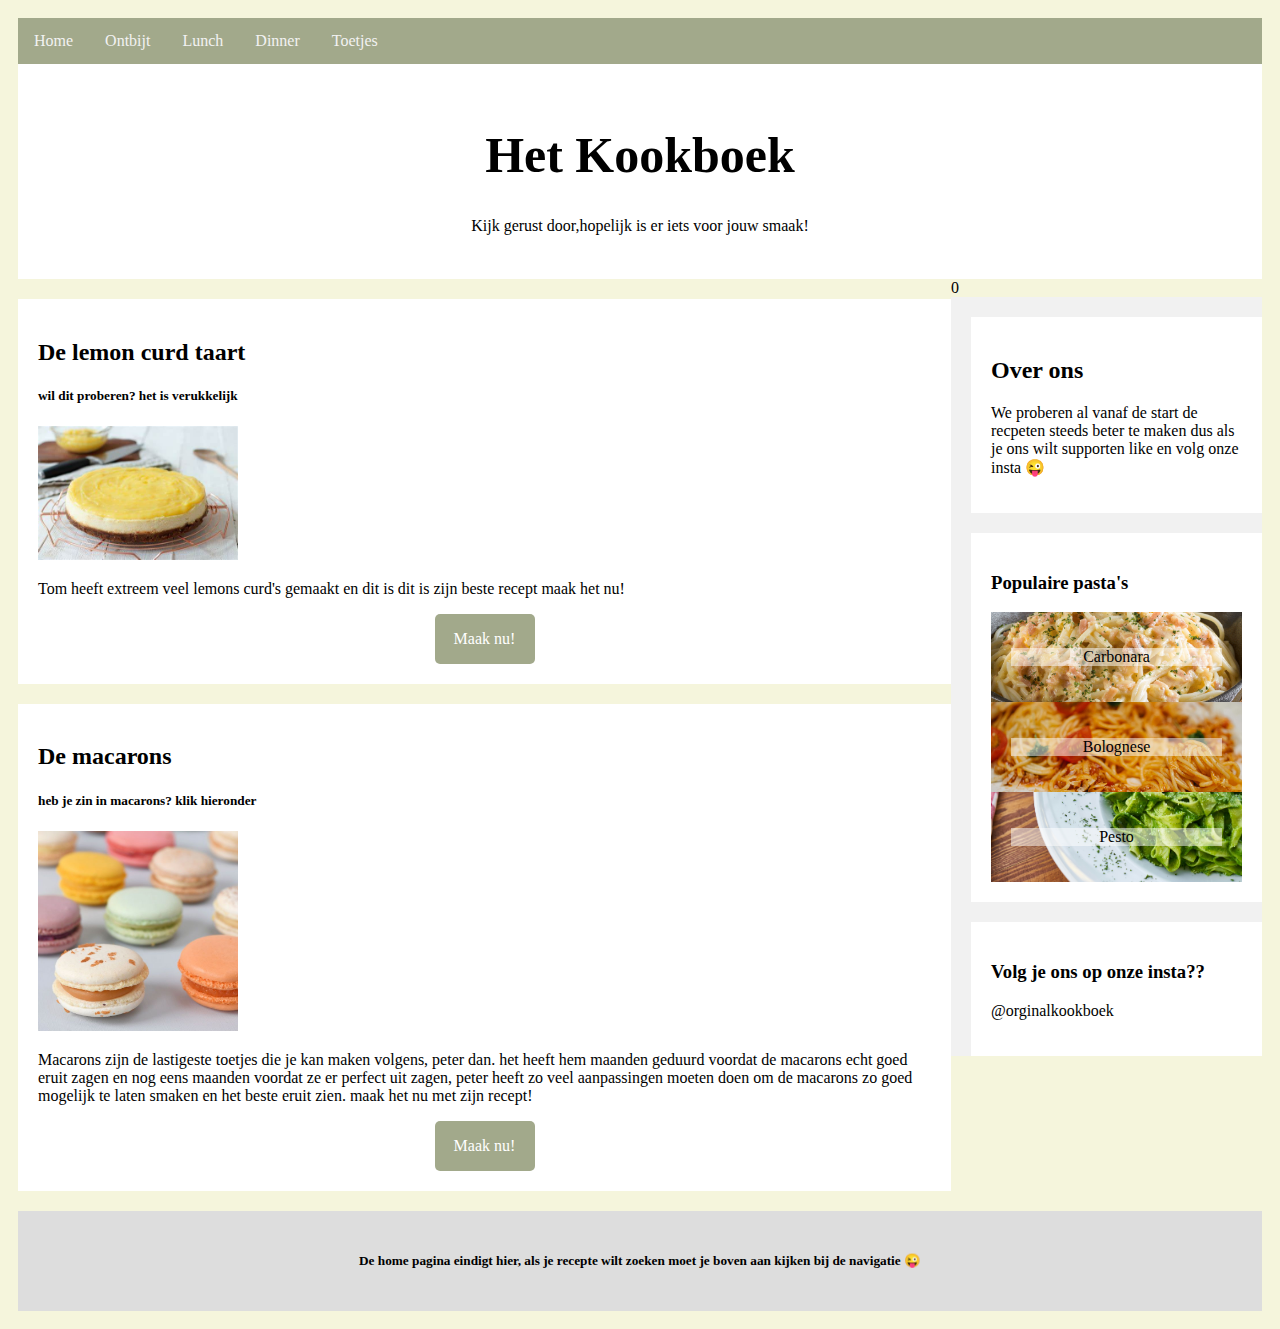
<file: index.html>
<!DOCTYPE html>
<html>
<head>
   <link rel="stylesheet" href="style.css">
</head>
<body>

  <div class="topnav">
    <a href="index.html">Home</a>
    <a href="ontbijt.html">Ontbijt</a>
    <a href="lunch.html">Lunch</a>
    <a href="dinner.html">Dinner</a>
    <a href="toetje.html">Toetjes</a>
  </div>

<div class="header">
  <h1>Het Kookboek</h1>
  <p> Kijk gerust door,hopelijk is er iets voor jouw smaak!</p>
</div>

  <div class="row">
    0<div id="leftcolumn" class="leftcolumn">
      <div class="card">      
        <h2>De lemon curd taart</h2>
        <h5> wil dit proberen? het is verukkelijk</h5>
<section>
          <img src="foto/lemon_curd.jpg" alt="foto van lemon curd taart" width="200" height="auto">
  </section>
<section>
  <p>Tom heeft extreem veel lemons curd's gemaakt en dit is dit is zijn beste recept maak het nu!</p>
  </section>
<section class="maak">
    <a href="recepten/lemoncurd.html">Maak nu!</a> 
  </section>

      </div>
      <div class="card">
        <h2>De macarons</h2>
        
        <section> 
           <h5>heb je zin in macarons? klik hieronder</h5>
        </section>

        <section>
                  <img src="foto/maracons.jpg" alt="foto van macarons" width="200" height="auto">
          </section>
        
      <section>
        <p
        <p> Macarons zijn de lastigeste toetjes die je kan maken volgens, peter dan. het heeft hem maanden geduurd voordat de macarons echt goed eruit zagen en nog eens maanden voordat ze er perfect uit zagen, peter heeft zo veel aanpassingen moeten doen om de macarons zo goed mogelijk te laten smaken en het beste eruit zien. maak het nu met zijn recept!</p>
      </section>

        <section class="maak">
            <a href="recepten/macrons.html">Maak nu!</a> 
          </section>
      </div>
    </div>
    <div class="rightcolumn">
      <div class="card">
        <h2>Over ons</h2>
        <p>We proberen al vanaf de start de recpeten steeds beter te maken dus als je ons wilt supporten like en volg onze insta &#128540</p>
      </div>
      <div class="card">
        <h3>Populaire pasta's</h3>
        <div class="ax"><p>Carbonara</p></div>
        <div class="bx"><p>Bolognese</p></div>
        <div class="cx"><p>Pesto</p></div>
      </div>
      <div class="card">
        <h3>Volg je ons op onze insta??</h3>
        <p>@orginalkookboek</p>
      </div>
    </div>
  </div>

  <div class="footer">
    <h5>De home pagina eindigt hier, als je recepte wilt zoeken moet je boven aan kijken bij de navigatie &#128540</h5>
  </div>

  </body>
  </html>
</file>
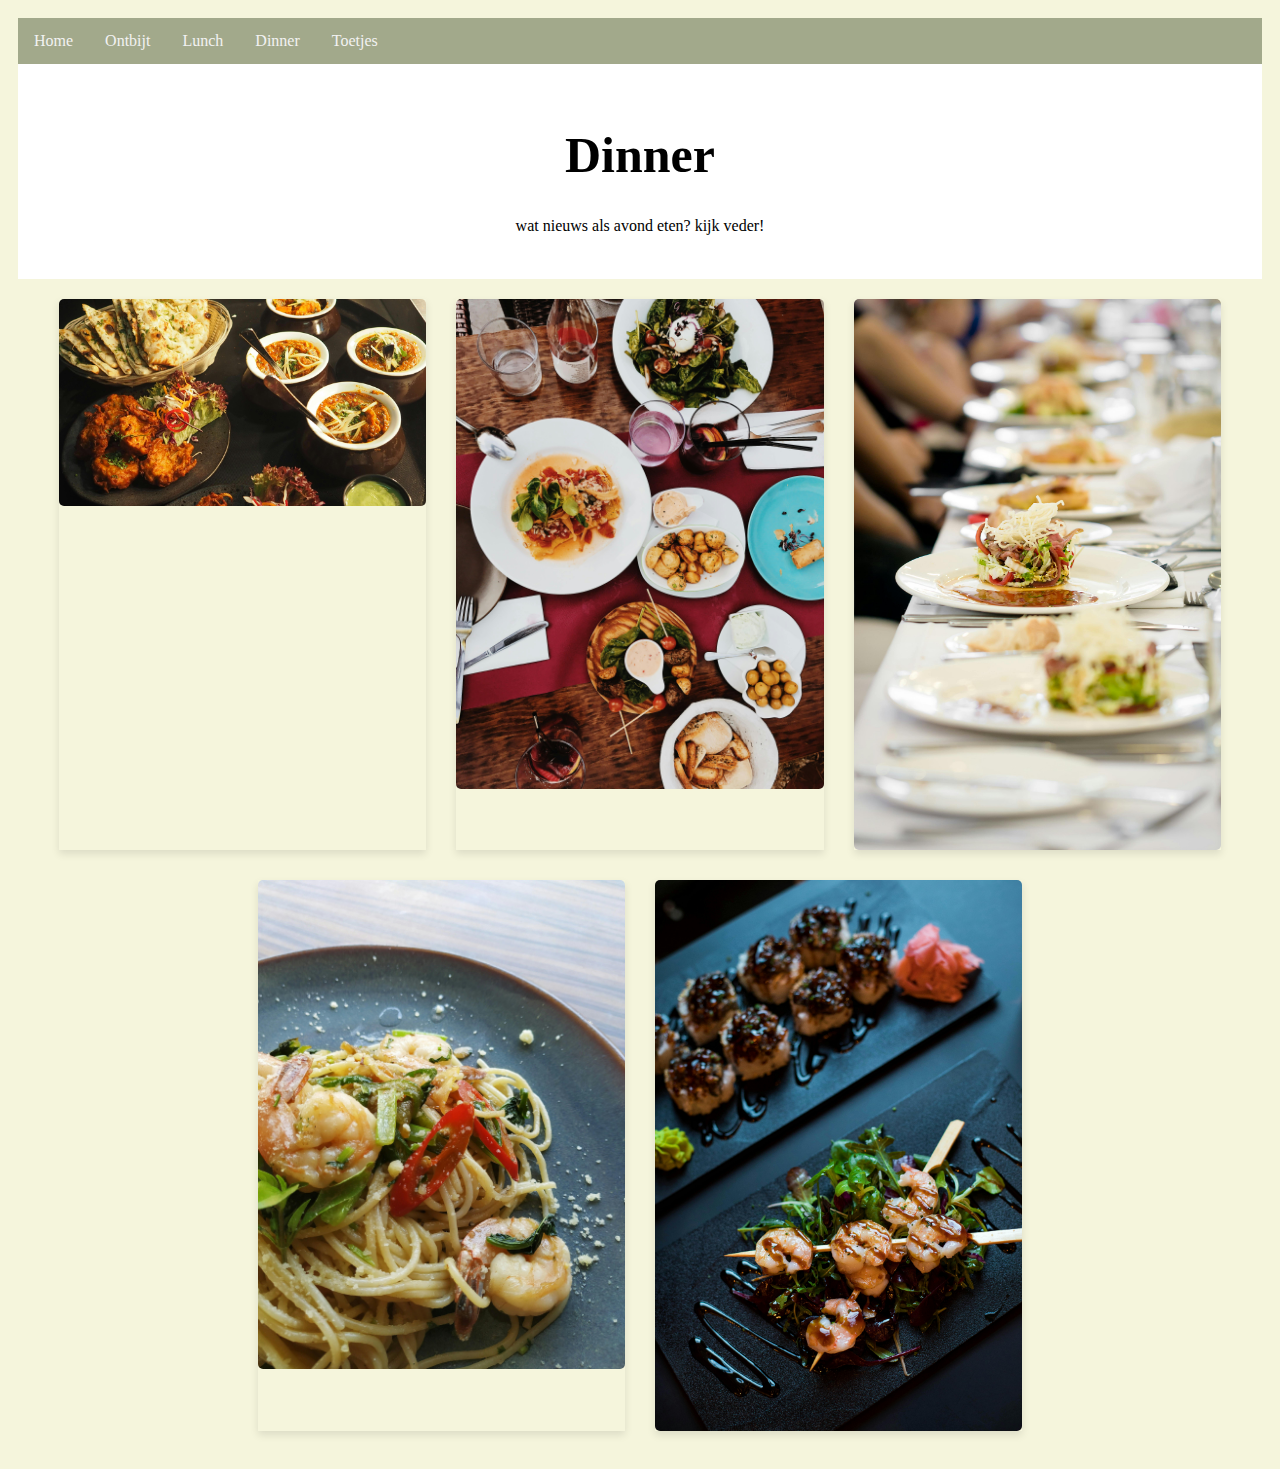
<file: dinner.html>
<!DOCTYPE html>
<html>
<head>
   <link rel="stylesheet" href="eten.css">
</head>
<body>

  <div class="topnav">
    <a href="index.html">Home</a>
    <a href="ontbijt.html">Ontbijt</a>
    <a href="lunch.html">Lunch</a>
    <a href="dinner.html">Dinner</a>
    <a href="toetje.html">Toetjes</a>
  </div>

<div class="header">
<h1> Dinner </h1>
  <p> wat nieuws als avond eten? kijk veder!</p>
  </div>

    <!-- gallerij -->
        <div class="gallery">
            <div class="gallery-item">
              <a href="ontbijtrecept.html">  <img src="dinner/pexels-chanwalrus-958545.jpg" alt="Photo 1"> </a> 
            </div>
            <div class="gallery-item">
                 <a href="ontbijtrecept.html">  <img src="dinner/pexels-flodahm-541216 (1).jpg" alt="Photo 1"> </a> 
            </div>
            <div class="gallery-item">
                 <a href="ontbijtrecept.html">  <img src="dinner/pexels-michelle-riach-276396-995743.jpg" alt="Photo 1"> </a> 
            </div>

            <div class="gallery-item">
                   <a href="ontbijtrecept.html">  <img src="dinner/pexels-tonyleong81-2092906.jpg" alt="Photo 1"> </a> 
              </div>

            <div class="gallery-item">
                   <a href="ontbijtrecept.html">  <img src="dinner/pexels-valeriya-1833349.jpg" alt="Photo 1"> </a> 
              </div>
   <!-- Add more gallery items as needed -->
        </div>
</file>
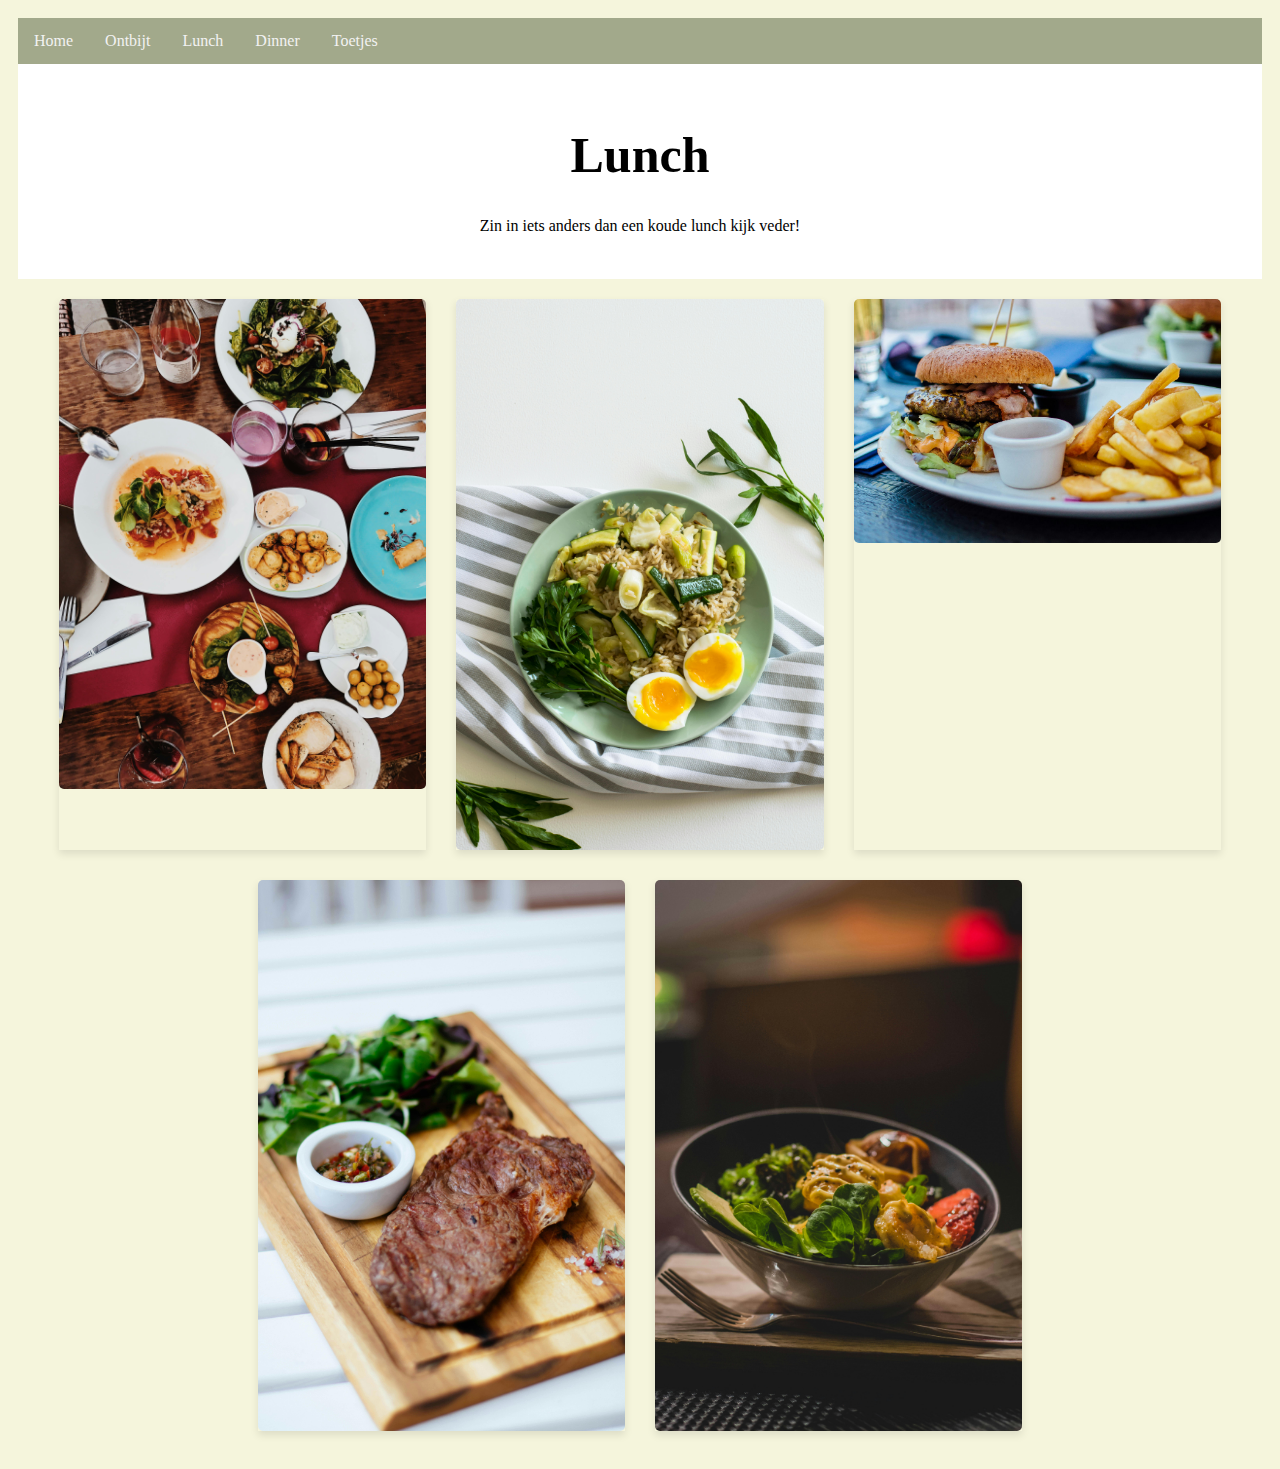
<file: lunch.html>
<!DOCTYPE html>
<html>
<head>
   <link rel="stylesheet" href="eten.css">
</head>
<body>

  <div class="topnav">
    <a href="index.html">Home</a>
    <a href="ontbijt.html">Ontbijt</a>
    <a href="lunch.html">Lunch</a>
    <a href="dinner.html">Dinner</a>
    <a href="toetje.html">Toetjes</a>
  </div>

<div class="header">
<h1> Lunch </h1>
  <p> Zin in iets anders dan een koude lunch kijk veder!</p>
  </div>

    <!-- gallerij -->
        <div class="gallery">
            <div class="gallery-item">
              <a href="ontbijtrecept.html">  <img src="lunch/pexels-flodahm-541216.jpg" alt="Photo 1"> </a> 
            </div>
            <div class="gallery-item">
                 <a href="ontbijtrecept.html">  <img src="lunch/pexels-lum3n-44775-1410235.jpg" alt="Photo 1"> </a> 
            </div>
            <div class="gallery-item">
                 <a href="ontbijtrecept.html">  <img src="lunch/pexels-robinstickel-70497.jpg" alt="Photo 1"> </a> 
            </div>

            <div class="gallery-item">
                   <a href="ontbijtrecept.html">  <img src="lunch/pexels-valeriya-1251208.jpg" alt="Photo 1"> </a> 
              </div>

            <div class="gallery-item">
                   <a href="ontbijtrecept.html">  <img src="lunch/pexels-valeriya-842571.jpg" alt="Photo 1"> </a> 
              </div>
   <!-- Add more gallery items as needed -->
        </div>
</file>
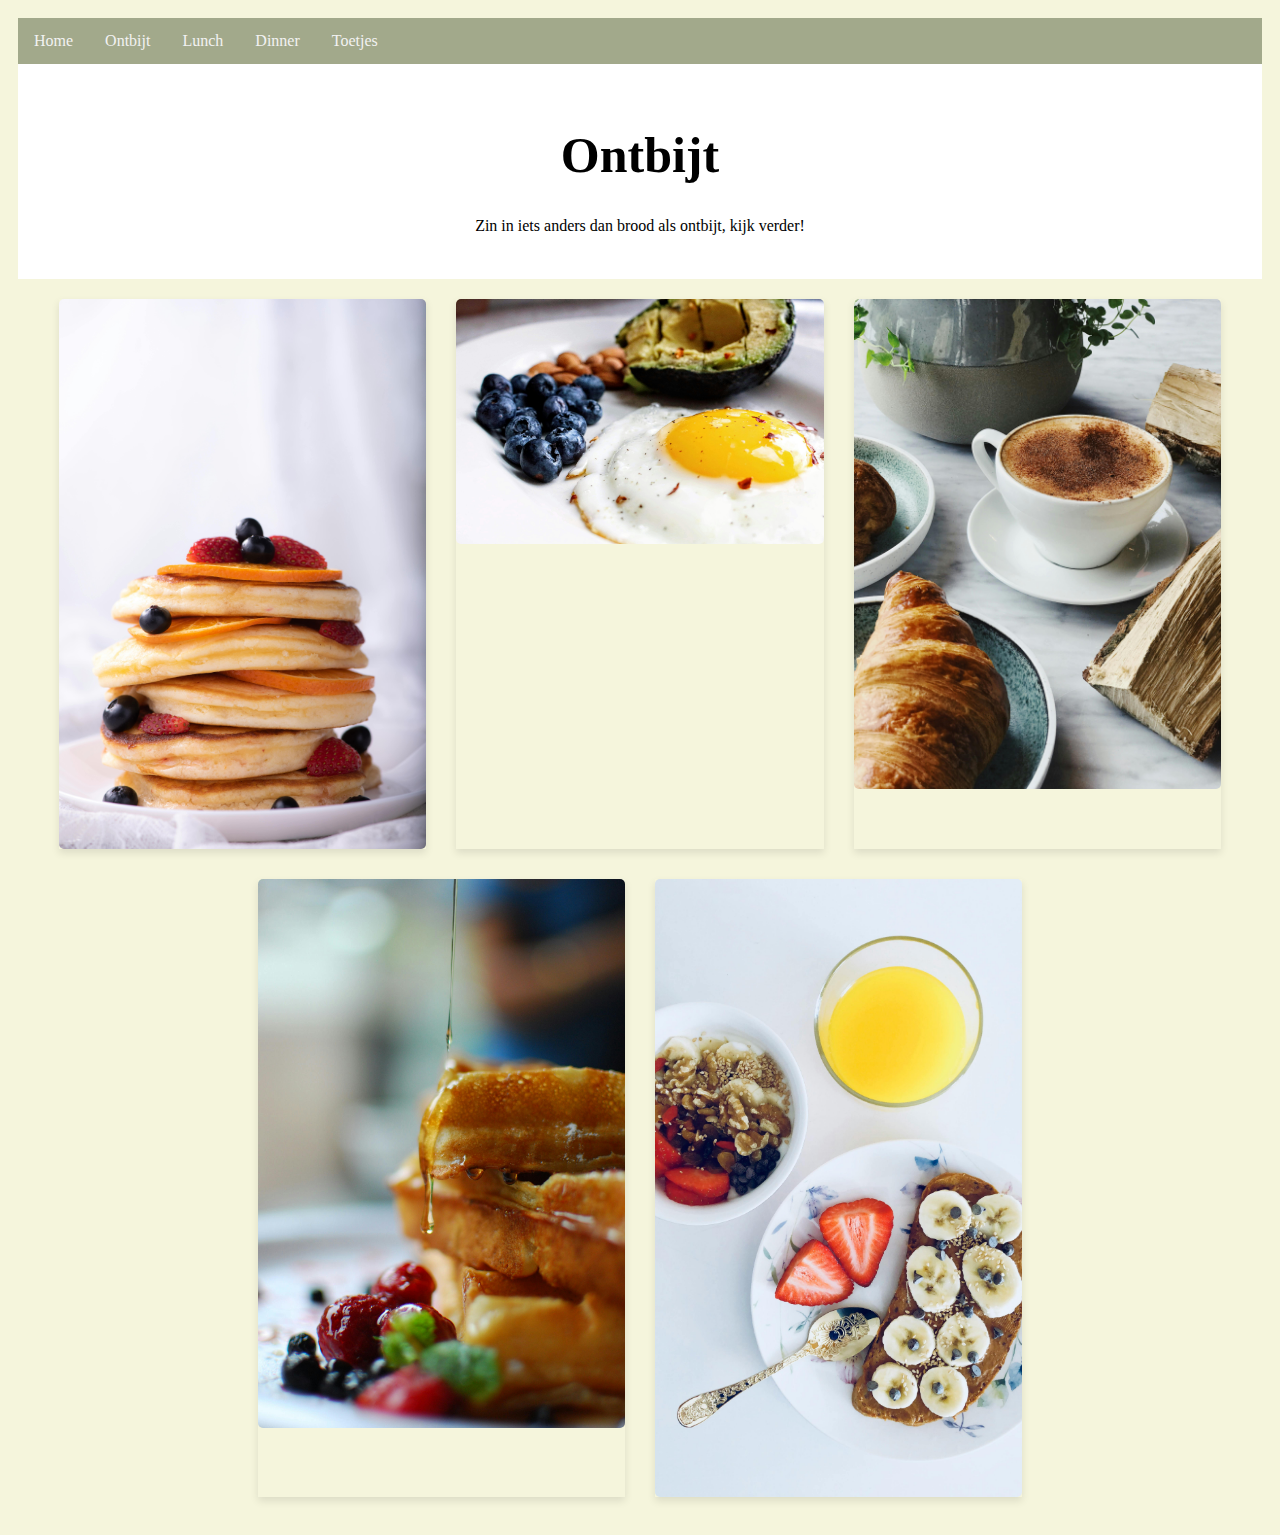
<file: ontbijt.html>
<!DOCTYPE html>
<html>
<head>
   <link rel="stylesheet" href="eten.css">
</head>
<body>

      <div class="topnav">
        <a href="index.html">Home</a>
        <a href="ontbijt.html">Ontbijt</a>
        <a href="lunch.html">Lunch</a>
        <a href="dinner.html">Dinner</a>
        <a href="toetje.html">Toetjes</a>
      </div>

<div class="header">
<h1> Ontbijt </h1>
  <p> Zin in iets anders dan brood als ontbijt, kijk verder!</p>
  </div>

  <!-- gallerij -->
      <div class="gallery">
          <div class="gallery-item">
            <a href="ontbijtrecept.html">  <img src="foto/pexels-chokniti-khongchum-1197604-2280545.jpg" alt="Photo 1"> </a> 
          </div>
          <div class="gallery-item">
               <a href="ontbijtrecept.html">  <img src="foto/pexels-jenna-hamra-248942-1305063.jpg" alt="Photo 1"> </a> 
          </div>
          <div class="gallery-item">
               <a href="ontbijtrecept.html">  <img src="foto/pexels-julieaagaard-2351275.jpg" alt="Photo 1"> </a> 
          </div>
          
          <div class="gallery-item">
                 <a href="ontbijtrecept.html">  <img src="foto/pexels-karthik-reddy-130698-397913.jpg" alt="Photo 1"> </a> 
            </div>
          
          <div class="gallery-item">
                 <a href="ontbijtrecept.html">  <img src="foto/pexels-lisa-dol-307937-916925.jpg" alt="Photo 1"> </a> 
            </div>
 <!-- Add more gallery items as needed -->
      </div>
  <!--einde gallerij -->
  </body>
  </html>
</file>
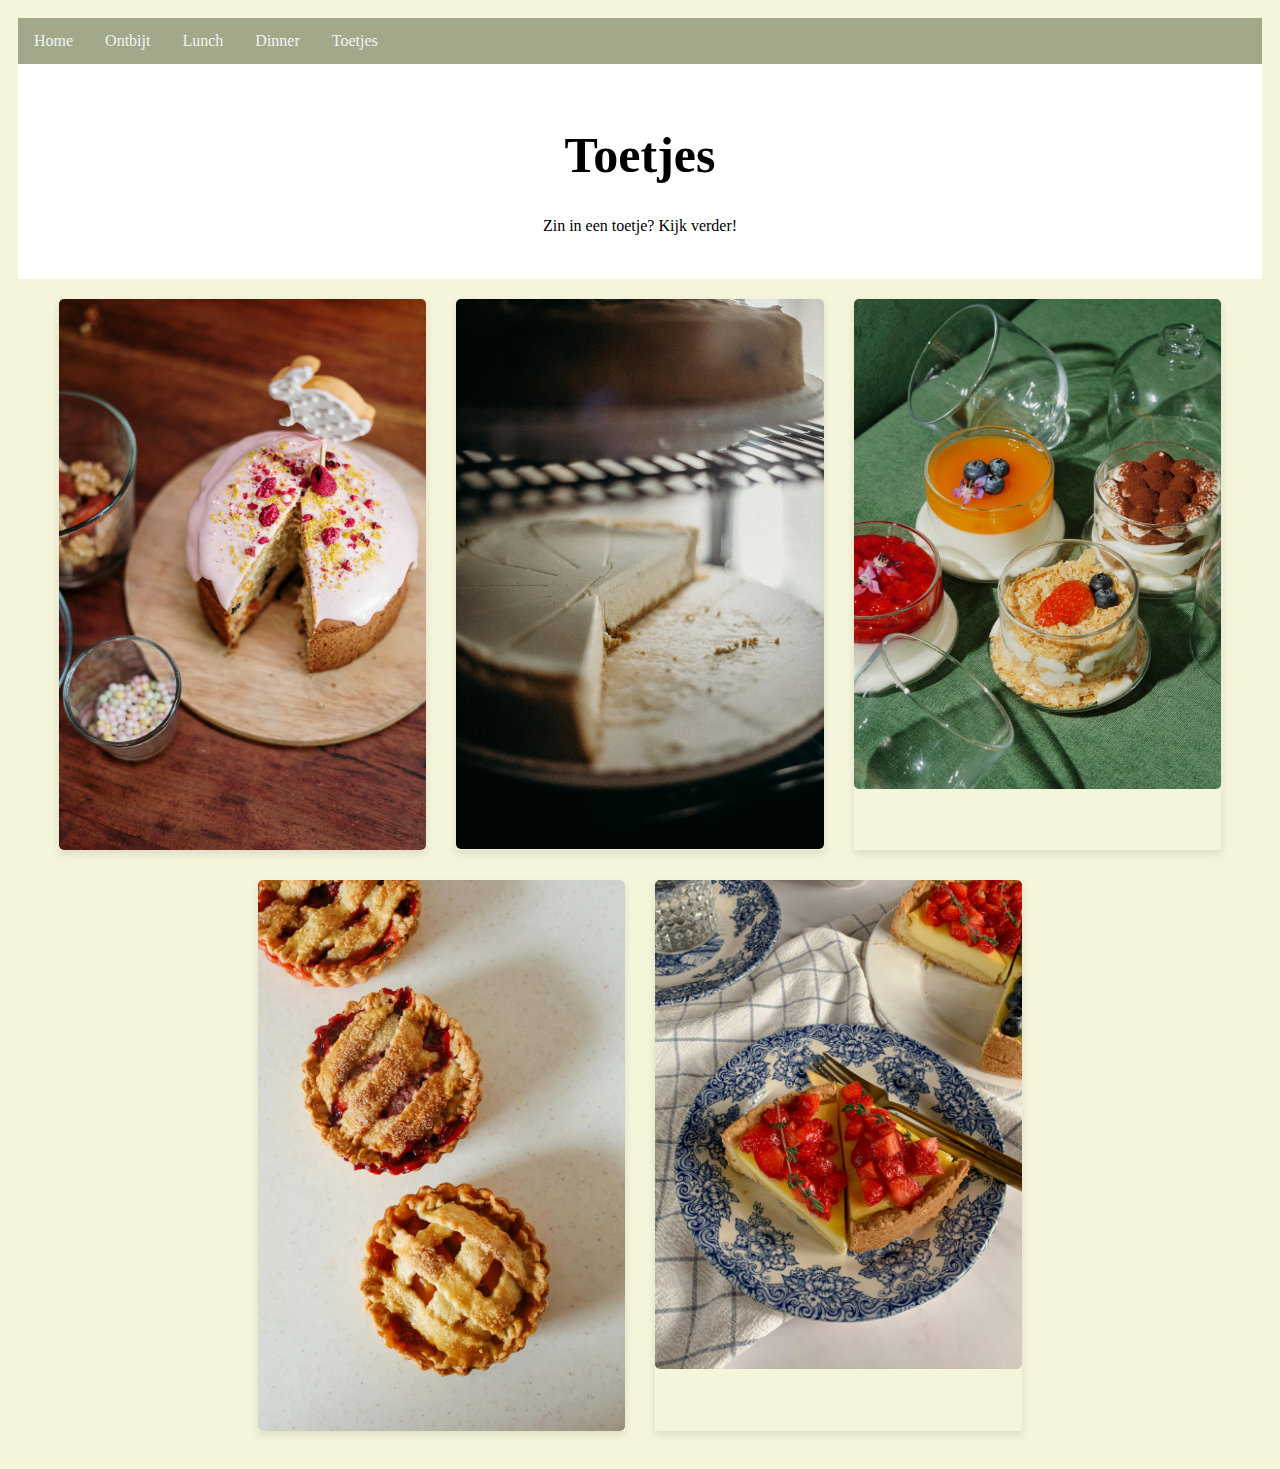
<file: toetje.html>
<!DOCTYPE html>
<html>
<head>
   <link rel="stylesheet" href="eten.css">
  <link rel="cod" href="eten.css">
</head>
<body>

  <div class="topnav">
    <a href="index.html">Home</a>
    <a href="ontbijt.html">Ontbijt</a>
    <a href="lunch.html">Lunch</a>
    <a href="dinner.html">Dinner</a>
    <a href="toetje.html">Toetjes</a>
  </div>

<div class="header">
<h1> Toetjes </h1>
  <p> Zin in een toetje? Kijk verder!</p>
  </div>

    <!-- gallerij -->
        <div class="gallery">
            <div class="gallery-item">
              <a href="ontbijtrecept.html">  <img src="toetjes/pexels-cottonbro-3992134.jpg" alt="photo 1"Photo 1"> </a> 
            </div>
            <div class="gallery-item">
                 <a href="ontbijtrecept.html">  <img src="toetjes/pexels-cottonbro-4547572.jpg" alt="Photo 1"> </a> 
            </div>
            <div class="gallery-item">
                 <a href="ontbijtrecept.html">  <img src="toetjes/pexels-nadin-sh-78971847-18955555.jpg" alt="Photo 1"> </a> 
            </div>

            <div class="gallery-item">
                   <a href="ontbijtrecept.html">  <img src="toetjes/pexels-polina-tankilevitch-5419104.jpg" alt="Photo 1"> </a> 
              </div>

            <div class="gallery-item">
                   <a href="ontbijtrecept.html">  <img src="toetjes/pexels-solodsha-8104732.jpg" alt="Photo 1"> </a> 
              </div>
   <!-- Add more gallery items as needed -->
        </div>
</file>
<file: style.css>
* {
  box-sizing: border-box;
}

body {
  font-family:"Georgia", Times, serif;
  padding: 10px;
  background: #F5F5DC ;
}

/* Header/Blog Title */
.header {
  padding: 28px;
  text-align: center;
  background: white;
}

.header h1 {
  font-size: 50px;
}

/* Style the top navigation bar */
.topnav {
  overflow: hidden;
  background-color: #A2A98B;
}

/* Style the topnav links */
.topnav a {
  float: left;
  display: block;
  color: #f2f2f2;
  text-align: center;
  padding: 14px 16px;
  text-decoration: none;
}

/* Change color on hover */
.topnav a:hover {
  background-color: #F9D4C5;
  color: black;
}
/* Create two unequal columns that floats next to each other */
/* Left column */
.leftcolumn {   
  float: left;
  width: 75%;
}

/* Right column */
.rightcolumn {
  float: left;
  width: 25%;
  background-color: #f1f1f1;
  padding-left: 20px;
}

/* Popualaire posts */
.ax {
background-image: url("pop/R.png");
  background-size: 150%;
  background-position: center,left;
  width: 100%;
  padding: 20px;
  font-size;
}
.ax p{
  background-color:rgba(255, 255, 255, 0.5);
  background
  width: 100px;
  text-align: center;
}

.bx {
background-image: url("pop/pexels-klaus-nielsen-6287527.jpg");
  background-size: 150%;
  background-position: center,left;
  width: 100%;
  padding: 20px;
  font-size;
}
.bx p{
  background-color:rgba(255, 255, 255, 0.5);
  background
  width: 100px;
  text-align: center;
}

.cx {
background-image: url("pop/pexels-enginakyurt-1435896.jpg");
  background-size: 150%;
  background-position: center,left;
  width: 100%;
  padding: 20px;
  font-size;
}
.cx p{
  background-color:rgba(255, 255, 255, 0.5);
  background
  width: 100px;
  text-align: center;
}



/* Add a card effect for articles */
.card {
  background-color: white;
  padding: 20px;
  margin-top: 20px;
}

/* Clear floats after the columns */
.row::after {
  content: "";
  display: table;
  clear: both;
}

/* Footer */
.footer {
  padding: 20px;
  text-align: center;
  background: #ddd;
  margin-top: 20px;
}


.maak {
  display: flex;
  justify-content: center;
  align-items: center;
}

.maak a {
  display: flex;
  justify-content: center;
  align-items: center;
  width: 100px; 
  height: 50px; 
  background-color: #A2A98B; 
  color: white; 
  text-decoration: none;
  font-size: 16px; 
  border-radius: 5px; 
}

.maak a:hover {
  background-color:#F9D4C5 ;
  color:black;
}


/* Responsive layout - when the screen is less than 800px wide, make the two columns stack on top of each other instead of next to each other */
@media screen and (max-width: 800px) {
  .leftcolumn, .rightcolumn {   
    width: 100%;
    padding: 0;
  }
}

/* Responsive layout - when the screen is less than 400px wide, make the navigation links stack on top of each other instead of next to each other */
@media screen and (max-width: 400px) {
  .topnav a {
    float: none;
    width: 100%;
  }
}
</file>
<file: eten.css>
body {
  font-family:"Georgia", Times, serif;
  padding: 10px;
  background: #F5F5DC ;
}

/* begin bar*/
.topnav {
  overflow: hidden;
  background-color: #A2A98B;
}

/* Style the topnav links */
.topnav a {
  float: left;
  display: block;
  color: #f2f2f2;
  text-align: center;
  padding: 14px 16px;
  text-decoration: none;
}

/* Change color on hover */
.topnav a:hover {
  background-color: #ADD8E6;
  color: black;
}

/*einde bar*/

/* header */
.header {
  padding: 28px;
  text-align: center;
  background: white;
}

.header h1 {
  font-size: 50px;
}
/* einde header */
/* Gallerij */
.gallery {
  display: flex;
  flex-wrap: wrap;
  justify-content: center;
  padding: 10px;
  gap: 10px;
}

.gallery-item {
  flex: 1 0 30%; /* Flex basis 30% om 3 items naast elkaar te krijgen */
  max-width: 30%; /* Max breedte van 30% */
  margin: 10px;
  box-shadow: 0 4px 8px rgba(0, 0, 0, 0.1);
  transition: transform 0.2s;
}

.gallery-item img {
  width: 100%;
  height: auto;
  display: block;
  border-radius: 5px;
  object-fit: fill;
}

.gallery-item:hover {
  transform: scale(1.05);
}

/* Media query voor tablets en kleinere schermen */
@media (max-width: 1024px) {
  .gallery-item {
    flex: 1 0 45%; /* Flex basis 45% om 2 items naast elkaar te krijgen */
    max-width: 45%; /* Max breedte van 45% */
  }
}

/* Media query voor kleinere schermen zoals de iPhone */
@media (max-width: 600px) {
  .gallery {
    flex-direction: column; /* Items verticaal stapelen */
    align-items: center; /* Items centreren */
  }

  .gallery-item {
    flex: 1 0 100%; /* Flex basis 100% voor volledige breedte */
    object-fit: fill;
    max-width: 100%; /* Max breedte 100% */
    margin: 10px 0;
    
  }
}
</file>
